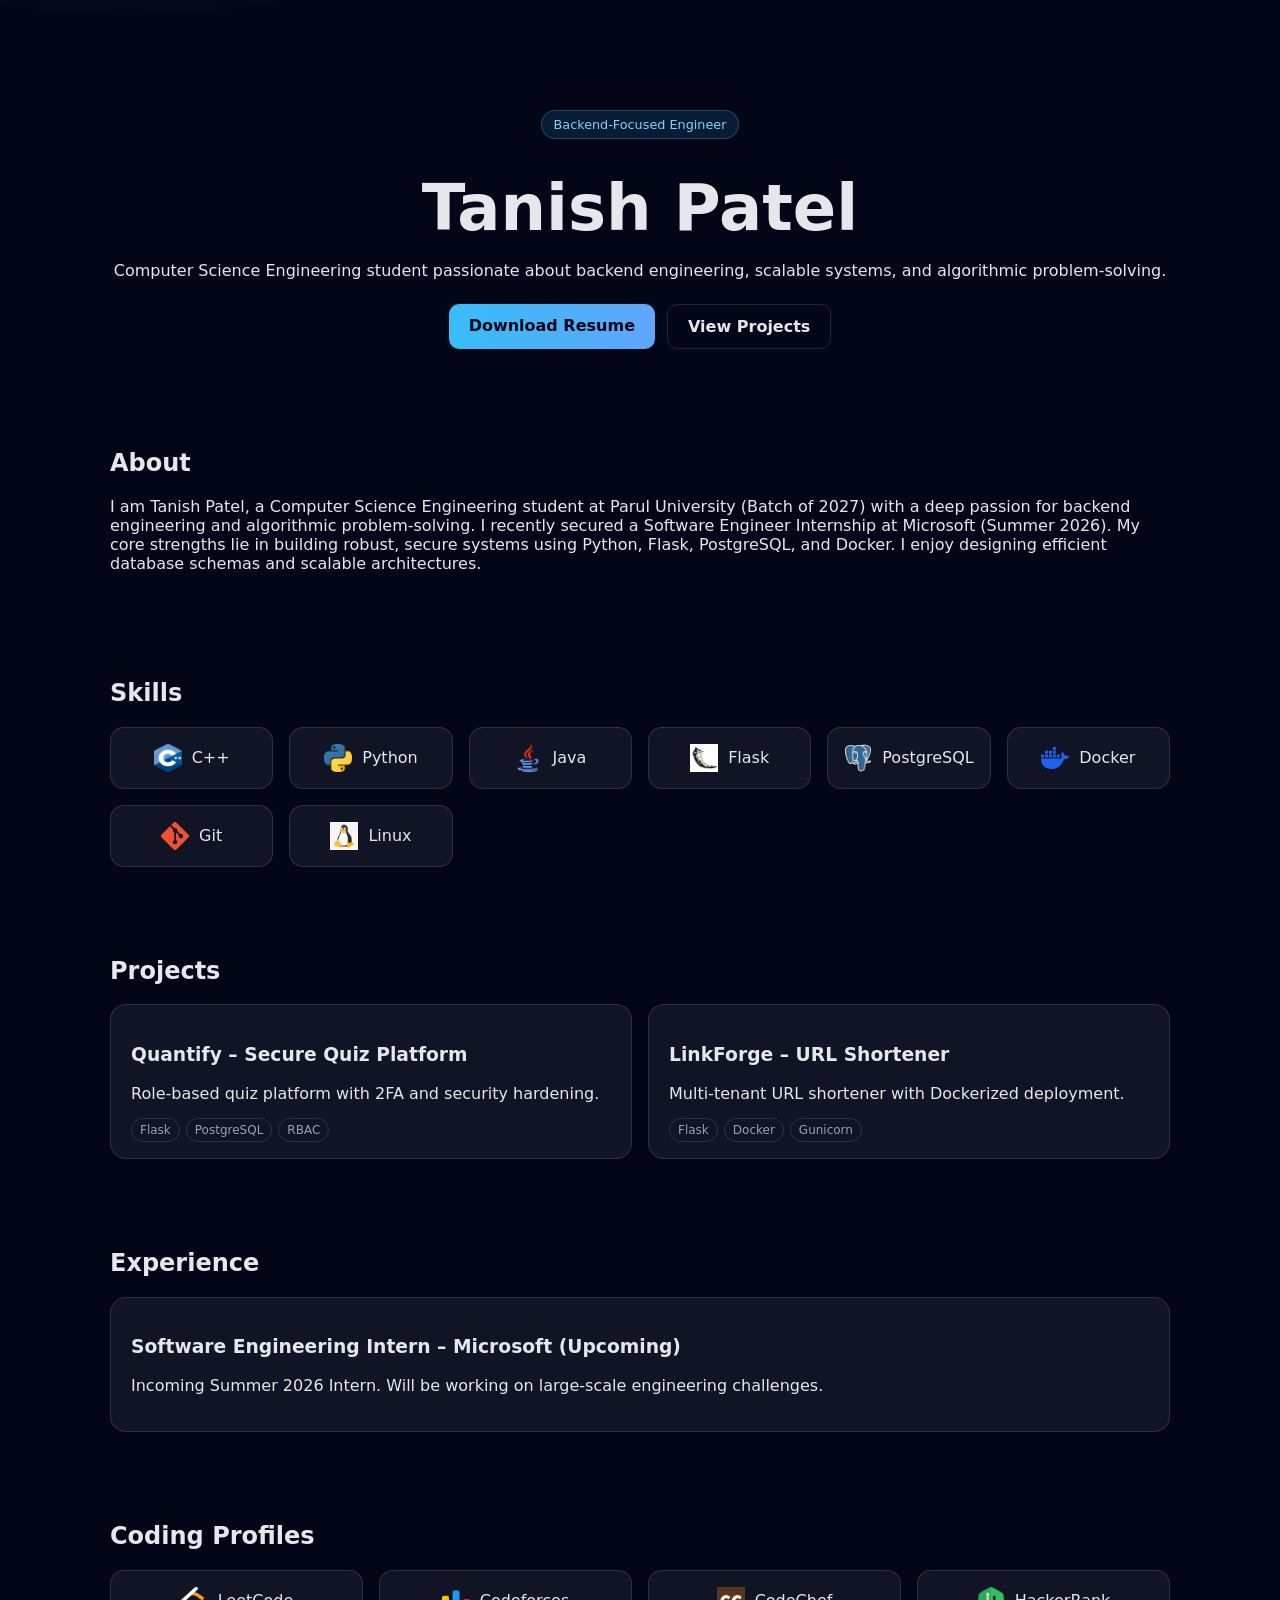
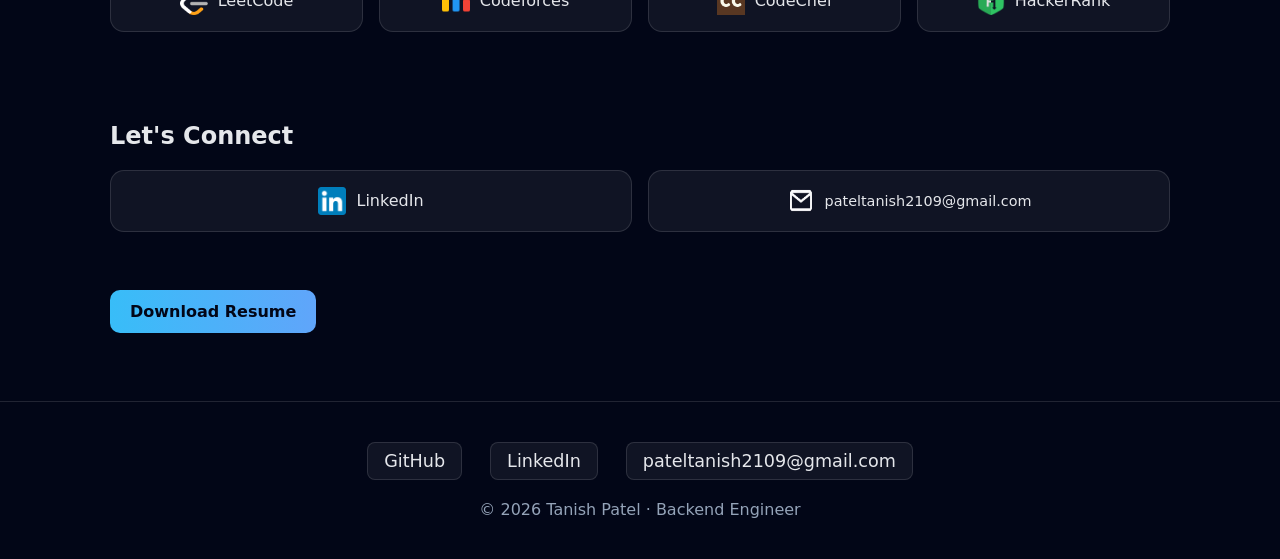
<file: old_portfolio.html>
<!DOCTYPE html>
<html lang="en">

<head>
    <meta charset="UTF-8" />
    <meta name="viewport" content="width=device-width, initial-scale=1.0" />
    <title>Tanish Patel | Backend Engineer</title>
    <link rel="stylesheet" href="style.css" />
</head>

<body>

    <header class="hero">
        <div class="badge">Backend-Focused Engineer</div>
        <h1>Tanish Patel</h1>
        <p>
            Computer Science Engineering student passionate about backend engineering,
            scalable systems, and algorithmic problem-solving.
        </p>
        <div class="hero-actions">
            <a class="btn primary" href="assets/resume.pdf" target="_blank">Download Resume</a>
            <a class="btn ghost" href="#projects">View Projects</a>
        </div>
    </header>

    <main class="container">

        <section id="about">
            <h2>About</h2>
            <p>
                I am Tanish Patel, a Computer Science Engineering student at Parul University (Batch of 2027) with a
                deep passion for backend engineering and algorithmic problem-solving.
                I recently secured a Software Engineer Internship at Microsoft (Summer 2026). My core strengths lie in
                building robust, secure systems using Python, Flask, PostgreSQL, and Docker.
                I enjoy designing efficient database schemas and scalable architectures.
            </p>
        </section>

        <section id="skills">
            <h2>Skills</h2>
            <div class="skills-grid">
                <!-- Replace src with your own icons later -->
                <div class="skill"><img src="assets/icons/c++.png" alt=""><span>C++</span></div>
                <div class="skill"><img src="assets/icons/python.png" alt=""><span>Python</span></div>
                <div class="skill"><img src="assets/icons/java.png" alt=""><span>Java</span></div>
                <div class="skill"><img src="assets/icons/flask.png" alt=""><span>Flask</span></div>
                <div class="skill"><img src="assets/icons/postgres.png" alt=""><span>PostgreSQL</span></div>
                <div class="skill"><img src="assets/icons/docker.svg" alt=""><span>Docker</span></div>
                <div class="skill"><img src="assets/icons/git.png" alt=""><span>Git</span></div>
                <div class="skill"><img src="assets/icons/linux.png" alt=""><span>Linux</span></div>
            </div>
        </section>

        <section id="projects">
            <h2>Projects</h2>

            <div class="projects-grid">
                <div class="card" onclick="openModal('quantify')">
                    <h3>Quantify – Secure Quiz Platform</h3>
                    <p>Role-based quiz platform with 2FA and security hardening.</p>
                    <div class="tags">
                        <span>Flask</span><span>PostgreSQL</span><span>RBAC</span>
                    </div>
                </div>

                <div class="card" onclick="openModal('linkforge')">
                    <h3>LinkForge – URL Shortener</h3>
                    <p>Multi-tenant URL shortener with Dockerized deployment.</p>
                    <div class="tags">
                        <span>Flask</span><span>Docker</span><span>Gunicorn</span>
                    </div>
                </div>
            </div>
        </section>

        <section id="experience">
            <h2>Experience</h2>
            <div class="card">
                <h3>Software Engineering Intern – Microsoft (Upcoming)</h3>
                <p>Incoming Summer 2026 Intern. Will be working on large-scale engineering challenges.</p>
            </div>
        </section>

        <section id="profiles">
            <h2>Coding Profiles</h2>
            <div class="profiles-grid">
                <a class="profile-card" href="https://leetcode.com/u/yonko_luffy" target="_blank"><img
                        src="assets/icons/leetcode.png" alt="">LeetCode</a>
                <a class="profile-card" href="https://codeforces.com/profile/yonko_luffy" target="_blank"><img
                        src="assets/icons/codeforces.png" alt="">Codeforces</a>
                <a class="profile-card" href="https://www.codechef.com/users/yonko_luffy" target="_blank"><img
                        src="assets/icons/codechef.png" alt="">CodeChef</a>
                <a class="profile-card" href="https://www.hackerrank.com/profile/yonko_luffy" target="_blank"><img
                        src="assets/icons/hackerrank.png" alt="">HackerRank</a>
            </div>
        </section>

        <section id="connect">
            <h2>Let's Connect</h2>
            <div class="profiles-grid">
                <a class="profile-card" href="https://www.linkedin.com/in/tanish-patel-cs/" target="_blank"><img
                        src="assets/icons/linkedin.png" alt="">LinkedIn</a>
                <a class="profile-card email-card" onclick="copyEmail()" title="Click to copy"><img
                        src="assets/icons/email.png" alt="">pateltanish2109@gmail.com</a>
            </div>
        </section>

        <section class="cta-bottom">
            <a class="btn primary" href="assets/resume.pdf" target="_blank">Download Resume</a>
        </section>

    </main>

    <footer>
        <div class="footer-links">
            <a href="https://github.com/yonko-luffy" target="_blank">GitHub</a>
            <a href="https://www.linkedin.com/in/tanish-patel-cs/" target="_blank">LinkedIn</a>
            <span class="email-link" onclick="copyEmail()" title="Click to copy">pateltanish2109@gmail.com</span>
        </div>
        <p>© 2026 Tanish Patel · Backend Engineer</p>
    </footer>

    <!-- Project Modals -->
    <div class="modal" id="quantify">
        <div class="modal-content">
            <button class="close" onclick="closeModal('quantify')">×</button>
            <h3>Quantify – Secure Quiz Platform</h3>
            <p>
                Secure quiz platform with RBAC, async 2FA, rate-limiting, CSRF protection, and reCAPTCHA.
                Designed robust schemas for quizzes, questions, attempts, and scoring.
            </p>
            <div class="modal-actions">
                <a href="https://github.com/Yonko-luffy/Quantify" target="_blank">GitHub</a>
                <a href="https://quantify-app-317ee45a9c28.herokuapp.com/" target="_blank">Live Demo</a>
            </div>
            <div class="modal-images">
                <!-- Optional: add screenshots later -->
                <!-- <img src="assets/projects/quantify-1.png" alt=""> -->
            </div>
        </div>
    </div>

    <div class="modal" id="linkforge">
        <div class="modal-content">
            <button class="close" onclick="closeModal('linkforge')">×</button>
            <h3>LinkForge – URL Shortener</h3>
            <p>
                Multi-tenant URL shortener with user namespaces, bulk QR download, CSV export,
                Dockerized deployment, and CI/CD on Render.
            </p>
            <div class="modal-actions">
                <a href="https://github.com/Yonko-luffy/LinkForge" target="_blank">GitHub</a>
                <a href="https://linkforge-wvl8.onrender.com/" target="_blank">Live Demo</a>
            </div>
            <div class="modal-images">
                <!-- Optional screenshots -->
            </div>
        </div>
    </div>

    <script src="script.js"></script>
</body>

</html>
</file>
<file: style.css>
:root {
  --bg: radial-gradient(1200px 600px at 10% -10%, #0b2a46 0%, #020617 40%);
  --panel: rgba(255,255,255,0.06);
  --border: rgba(255,255,255,0.12);
  --text: #e5e7eb;
  --muted: #94a3b8;
  --accent: linear-gradient(90deg, #38bdf8, #60a5fa);
}

* { box-sizing: border-box; }
body {
  margin: 0;
  font-family: system-ui, -apple-system, Segoe UI, Roboto, sans-serif;
  color: var(--text);
  background: #020617;
  background-image: var(--bg);
}

.hero {
  text-align: center;
  padding: 110px 20px 80px;
}

.hero h1 {
  font-size: 4rem;
  margin: 16px 0;
}

@media (max-width: 768px) {
  .hero h1 {
    font-size: 2.5rem;
  }
}

.badge {
  display: inline-block;
  padding: 6px 12px;
  border-radius: 999px;
  background: rgba(56,189,248,0.12);
  border: 1px solid rgba(56,189,248,0.3);
  color: #7dd3fc;
  font-size: 0.8rem;
  margin-bottom: 16px;
}

.hero-actions { margin-top: 24px; display: flex; gap: 12px; justify-content: center; flex-wrap: wrap; }

.btn {
  padding: 12px 20px;
  border-radius: 10px;
  text-decoration: none;
  font-weight: 600;
}
.btn.primary {
  background: linear-gradient(90deg, #38bdf8, #60a5fa);
  color: #020617;
}
.btn.ghost {
  border: 1px solid var(--border);
  color: var(--text);
}

.container {
  max-width: 1100px;
  margin: auto;
  padding: 0 20px 80px;
  display: grid;
  gap: 70px;
}

.skills-grid, .projects-grid, .profiles-grid {
  display: grid;
  grid-template-columns: repeat(auto-fit, minmax(140px, 1fr));
  gap: 16px;
}

.skill, .profile-card {
  background: var(--panel);
  border: 1px solid var(--border);
  border-radius: 14px;
  padding: 16px;
  display: flex;
  align-items: center;
  gap: 10px;
  justify-content: center;
  color: var(--text);
  text-decoration: none;
  transition: transform 0.2s ease, border-color 0.2s ease;
}

.profile-card:hover {
  border-color: rgba(56,189,248,0.5);
  transform: translateY(-2px);
}

.profile-card.email-card {
  cursor: pointer;
  font-size: 0.9rem;
}

.profile-card.email-card:hover {
  transform: translateY(-2px);
  border-color: rgba(56,189,248,0.5);
}

.skill img, .profile-card img { width: 28px; height: 28px; }

.card {
  background: var(--panel);
  border: 1px solid var(--border);
  border-radius: 16px;
  padding: 20px;
  cursor: pointer;
  transition: transform .2s ease, box-shadow .2s ease;
}
.card:hover { transform: translateY(-6px); box-shadow: 0 20px 40px rgba(0,0,0,.4); }

.tags span {
  font-size: 0.75rem;
  padding: 4px 8px;
  border: 1px solid var(--border);
  border-radius: 999px;
  margin-right: 6px;
  color: var(--muted);
}

footer {
  text-align: center;
  padding: 40px 20px;
  border-top: 1px solid var(--border);
  color: var(--muted);
}

.footer-links {
  display: flex;
  justify-content: center;
  gap: 28px;
  margin-bottom: 20px;
  flex-wrap: wrap;
}

.footer-links a {
  color: var(--text);
  text-decoration: none;
  transition: color 0.2s ease;
  font-size: 1.1rem;
  font-weight: 500;
  padding: 8px 16px;
  border-radius: 8px;
  border: 1px solid var(--border);
  background: var(--panel);
}

.footer-links a:hover {
  color: #7dd3fc;
  border-color: rgba(56,189,248,0.5);
}

.footer-links .email-link {
  color: var(--text);
  font-size: 1.1rem;
  font-weight: 500;
  padding: 8px 16px;
  border-radius: 8px;
  border: 1px solid var(--border);
  background: var(--panel);
  cursor: pointer;
  transition: color 0.2s ease, border-color 0.2s ease;
}

.footer-links .email-link:hover {
  color: #7dd3fc;
  border-color: rgba(56,189,248,0.5);
}

footer p {
  margin: 0;
}

@keyframes fadeInOut {
  0% { opacity: 0; transform: translateX(-50%) translateY(10px); }
  15% { opacity: 1; transform: translateX(-50%) translateY(0); }
  85% { opacity: 1; transform: translateX(-50%) translateY(0); }
  100% { opacity: 0; transform: translateX(-50%) translateY(-10px); }
}

/* Modal */
.modal {
  position: fixed;
  inset: 0;
  background: rgba(0,0,0,.6);
  display: none;
  align-items: center;
  justify-content: center;
  padding: 20px;
  z-index: 1000;
}
.modal-content {
  max-width: 700px;
  width: 100%;
  background: #0b1220;
  border-radius: 16px;
  padding: 24px;
  border: 1px solid var(--border);
}
.close {
  background: none;
  border: none;
  color: white;
  font-size: 28px;
  float: right;
  cursor: pointer;
}

.modal-actions {
  display: flex;
  gap: 12px;
  margin-top: 16px;
  flex-wrap: wrap;
}

.modal-actions a {
  color: var(--text);
  text-decoration: none;
  transition: color 0.2s ease, border-color 0.2s ease;
  font-weight: 500;
  padding: 10px 18px;
  border-radius: 8px;
  border: 1px solid var(--border);
  background: var(--panel);
  display: inline-block;
}

.modal-actions a:hover {
  color: #7dd3fc;
  border-color: rgba(56,189,248,0.5);
}
/* Mobile Optimizations */
@media (max-width: 768px) {
  .hero {
    padding: 60px 16px 50px;
  }
  
  .hero p {
    font-size: 0.95rem;
    line-height: 1.5;
  }
  
  .hero-actions {
    flex-direction: column;
    align-items: center;
    gap: 10px;
  }
  
  .hero-actions .btn {
    width: 100%;
    max-width: 280px;
    text-align: center;
    display: block;
  }
  
  .container {
    padding: 0 16px 50px;
    gap: 50px;
  }
  
  h2 {
    font-size: 1.75rem;
    margin-bottom: 16px;
  }
  
  h3 {
    font-size: 1.25rem;
  }
  
  .skills-grid, .profiles-grid {
    grid-template-columns: repeat(auto-fit, minmax(120px, 1fr));
    gap: 12px;
  }
  
  .projects-grid {
    grid-template-columns: 1fr;
    gap: 16px;
  }
  
  .skill, .profile-card {
    padding: 12px;
    font-size: 0.9rem;
  }
  
  .card {
    padding: 16px;
  }
  
  .modal-content {
    padding: 20px;
    max-height: 90vh;
    overflow-y: auto;
  }
  
  .close {
    font-size: 32px;
  }
  
  .badge {
    font-size: 0.75rem;
    padding: 5px 10px;
  }
  
  footer {
    padding: 30px 16px;
    font-size: 0.9rem;
  }
}

/* Extra small mobile devices */
@media (max-width: 480px) {
  .hero h1 {
    font-size: 2rem;
  }
  
  .skills-grid, .profiles-grid {
    grid-template-columns: repeat(2, 1fr);
  }
  
  .skill, .profile-card {
    flex-direction: column;
    text-align: center;
    gap: 6px;
  }
}
</file>
